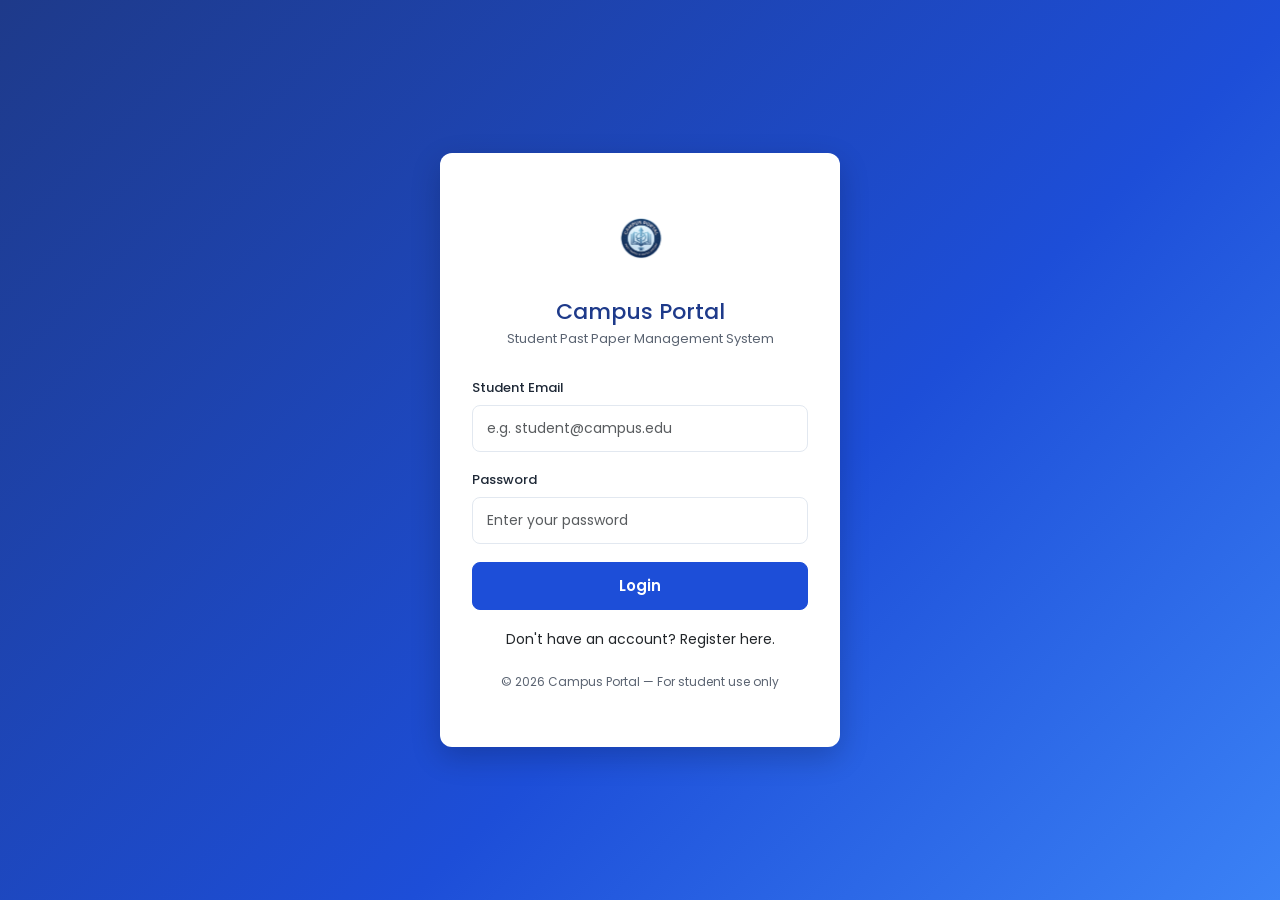
<file: index.html>
<!DOCTYPE html>
<html lang="en">
<head>
  <meta charset="UTF-8" />
  <meta name="viewport" content="width=device-width, initial-scale=1.0" />
  <title>Login | Student Past Paper Management System</title>

  <!-- Google Font: Poppins (required font for the whole project) -->
  <link rel="preconnect" href="https://fonts.googleapis.com" />
  <link href="https://fonts.googleapis.com/css2?family=Poppins:wght@400;500;600;700&display=swap" rel="stylesheet" />

  <!-- Bootstrap 5 CSS (loaded first so our own style.css can override it) -->
  <link rel="stylesheet" href="https://cdn.jsdelivr.net/npm/bootstrap@5.3.3/dist/css/bootstrap.min.css" />

  <!-- Shared stylesheet used by every page -->
  <link rel="stylesheet" href="css/style.css" />
</head>
<body>

  <!-- ======================================================
       LOGIN PAGE
       Bootstrap: .card component + a Bootstrap .modal for
       "Forgot password?"
  ======================================================= -->
  <div class="login-page">

    <div class="card login-card border-0">

      <!-- University logo placeholder (a simple circle with initials) -->
      <img src="images/logo.png" alt="Logo" class="main-logo" />

      <h1>Campus Portal</h1>
      <p class="subtitle">Student Past Paper Management System</p>

      <!--
        The form uses action="dashboard.html" so that clicking "Login"
        simply takes the user to the dashboard page.
        No real authentication happens here since this is a static
        front-end only project with no database.
      -->
      <form action="dashboard.html" method="get">

        <!-- Student email field -->
        <div class="form-group">
          <label for="email" class="form-label">Student Email</label>
          <input
            type="email"
            id="email"
            name="email"
            class="form-control"
            placeholder="e.g. student@campus.edu"
            required
          />
        </div>

        <!-- Password field -->
        <div class="form-group">
          <label for="password" class="form-label">Password</label>
          <input
            type="password"
            id="password"
            name="password"
            class="form-control"
            placeholder="Enter your password"
            required
          />
        </div>

        <!-- Submitting the form redirects to the dashboard page -->
        <button type="submit" class="btn btn-primary">Login</button>
      </form>

      <!-- Bootstrap modal trigger -->
      <p class="mt-3 mb-0"><a href="auth/register.php" class="small">Don't have an account? Register here.</a></p>

      <p class="login-footer">© 2026 Campus Portal — For student use only</p>
    </div>

  </div>

  <!-- ======================================================
       BOOTSTRAP MODAL: Forgot Password
  ======================================================= -->
  <div class="modal fade" id="forgotPasswordModal" tabindex="-1" aria-labelledby="forgotPasswordLabel" aria-hidden="true">
    <div class="modal-dialog modal-dialog-centered">
      <div class="modal-content">
        <div class="modal-header">
          <h5 class="modal-title" id="forgotPasswordLabel">Reset Password</h5>
          <button type="button" class="btn-close" data-bs-dismiss="modal" aria-label="Close"></button>
        </div>
        <div class="modal-body">
          <p class="text-muted small">Enter your student email and we'll send you a reset link. (Demo only — no email is actually sent.)</p>
          <input type="email" class="form-control" placeholder="e.g. student@campus.edu" />
        </div>
        <div class="modal-footer">
          <button type="button" class="btn btn-secondary" data-bs-dismiss="modal">Cancel</button>
          <button type="button" class="btn btn-primary" data-bs-dismiss="modal">Send Reset Link</button>
        </div>
      </div>
    </div>
  </div>

  <!-- Bootstrap JS bundle (includes Popper, needed for modal/dropdown/carousel) -->
  <script src="https://cdn.jsdelivr.net/npm/bootstrap@5.3.3/dist/js/bootstrap.bundle.min.js"></script>
  <script src="js/script.js"></script>
</body>
</html>
</file>
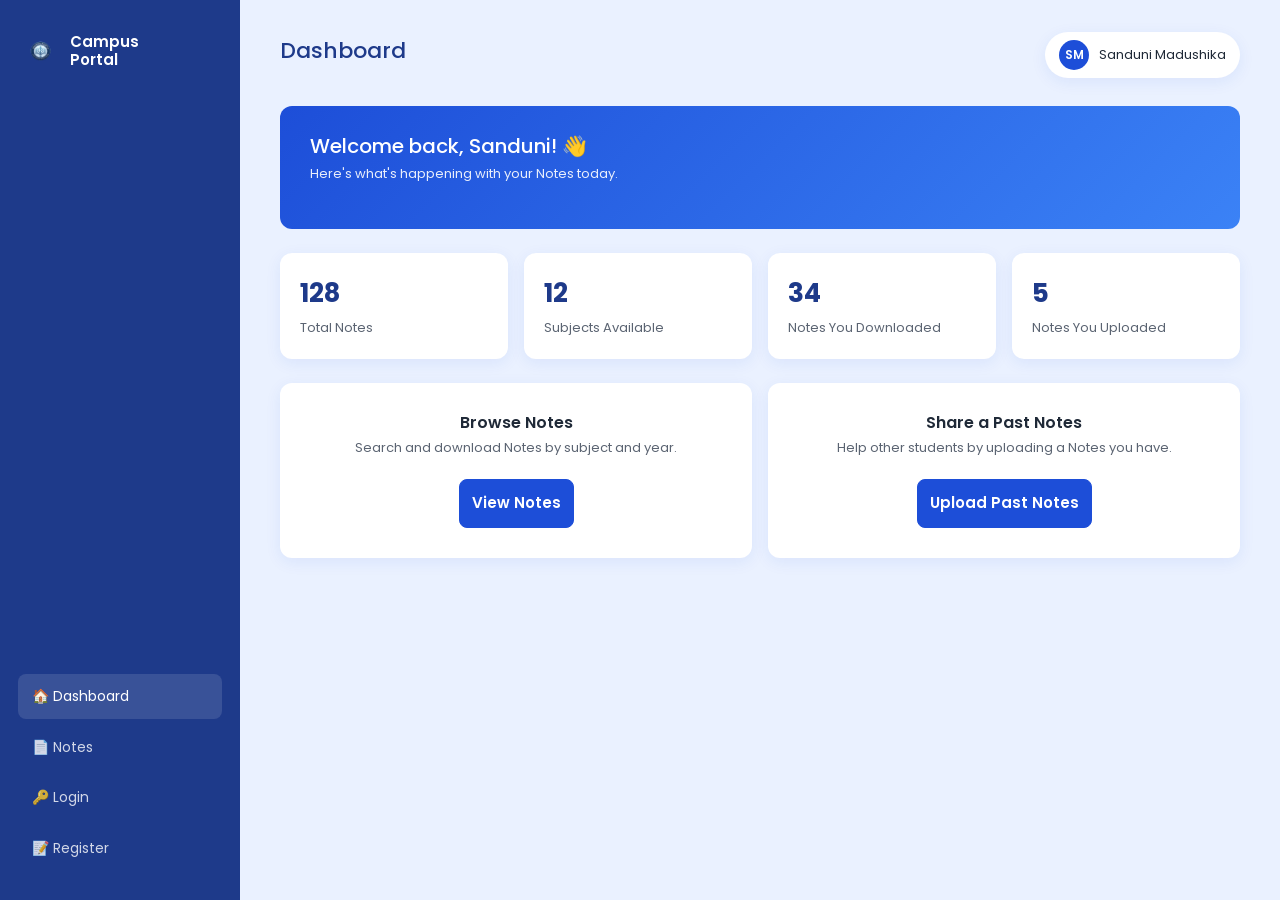
<file: dashboard.html>
<!DOCTYPE html>
<html lang="en">
<head>
  <meta charset="UTF-8" />
  <meta name="viewport" content="width=device-width, initial-scale=1.0" />
  <title>Dashboard | Student Notes Management System</title>

  <link rel="preconnect" href="https://fonts.googleapis.com" />
  <link href="https://fonts.googleapis.com/css2?family=Poppins:wght@400;500;600;700&display=swap" rel="stylesheet" />

  <!-- Bootstrap 5 CSS (loaded first so our own style.css can override it) -->
  <link rel="stylesheet" href="https://cdn.jsdelivr.net/npm/bootstrap@5.3.3/dist/css/bootstrap.min.css" />

  <link rel="stylesheet" href="css/style.css" />
</head>
<body>

  <div class="app-layout">

    
    <nav class="navbar navbar-dark sidebar flex-column">
      <a class="navbar-brand d-flex align-items-center gap-2" href="dashboard.html">
        <img src="images/logo.png" alt="Logo" class="nav-logo" />
        <span>Campus<br />Portal</span>
      </a>

      <ul class="navbar-nav flex-column w-100">
        <li class="nav-item"><a class="nav-link active" aria-current="page" href="dashboard.html">🏠 Dashboard</a></li>
        <li class="nav-item"><a class="nav-link" href="pastpapers.html">📄 Notes</a></li>
        <li class="nav-item upload-nav-item" style="display: none;"><a class="nav-link" href="upload.html">⬆️ Upload Notes</a></li>
        <li class="nav-item"><a class="nav-link" href="auth/login.php">🔑 Login</a></li>
        <li class="nav-item"><a class="nav-link" href="auth/register.php">📝 Register</a></li>
      </ul>

      <div class="sidebar-logout" style="display: none;">
        <a class="nav-link" href="#" data-bs-toggle="modal" data-bs-target="#logoutModal">🚪 Logout</a>
      </div>
    </nav>

    <main class="main-content">

            <div class="topbar">
        <h1>Dashboard</h1>
        <div class="user-chip" id="userChip">
          <span class="avatar">SM</span>
          <span>Sanduni Madushika</span>
        </div>
      </div>

      <section class="welcome-banner">
        <h2>Welcome back, Sanduni! &#128075;</h2>
        <p>Here's what's happening with your Notes today.</p>
      </section>

      
      
      <section class="row g-3 mb-4">
        <div class="col-6 col-md-3">
          <div class="card stat-card h-100 border-0">
            <div class="stat-number">128</div>
            <div class="stat-label">Total Notes</div>
          </div>
        </div>
        <div class="col-6 col-md-3">
          <div class="card stat-card h-100 border-0">
            <div class="stat-number">12</div>
            <div class="stat-label">Subjects Available</div>
          </div>
        </div>
        <div class="col-6 col-md-3">
          <div class="card stat-card h-100 border-0">
            <div class="stat-number">34</div>
            <div class="stat-label">Notes You Downloaded</div>
          </div>
        </div>
        <div class="col-6 col-md-3">
          <div class="card stat-card h-100 border-0">
            <div class="stat-number">5</div>
            <div class="stat-label">Notes You Uploaded</div>
          </div>
        </div>
      </section>

      
      <section class="row g-3 mb-4">
        <div class="col-6">
          <div class="card action-card h-100 border-0">
            <h3>Browse Notes</h3>
            <p>Search and download Notes by subject and year.</p>
            <a href="pastpapers.html">
              <button class="btn btn-primary">View Notes</button>
            </a>
          </div>
        </div>

        <div class="col-6">
          <div class="card action-card h-100 border-0">
            <h3>Share a Past Notes</h3>
            <p>Help other students by uploading a Notes you have.</p>
            <a href="upload.html">
              <button class="btn btn-primary">Upload Past Notes</button>
            </a>
          </div>
        </div>
      </section>

    </main>
  </div>


  <div class="modal fade" id="logoutModal" tabindex="-1" aria-labelledby="logoutModalLabel" aria-hidden="true">
    <div class="modal-dialog modal-dialog-centered">
      <div class="modal-content">
        <div class="modal-header">
          <h5 class="modal-title" id="logoutModalLabel">Confirm Logout</h5>
          <button type="button" class="btn-close" data-bs-dismiss="modal" aria-label="Close"></button>
        </div>
        <div class="modal-body">
          Are you sure you want to log out of Campus Portal?
        </div>
        <div class="modal-footer">
          <button type="button" class="btn btn-secondary" data-bs-dismiss="modal">Cancel</button>
          <a href="auth/login.php" class="btn btn-danger">🚪 Logout</a>
        </div>
      </div>
    </div>
  </div>

  
  <script src="https://cdn.jsdelivr.net/npm/bootstrap@5.3.3/dist/js/bootstrap.bundle.min.js"></script>
  <script src="js/script.js"></script>
</body>
</html>
</file>
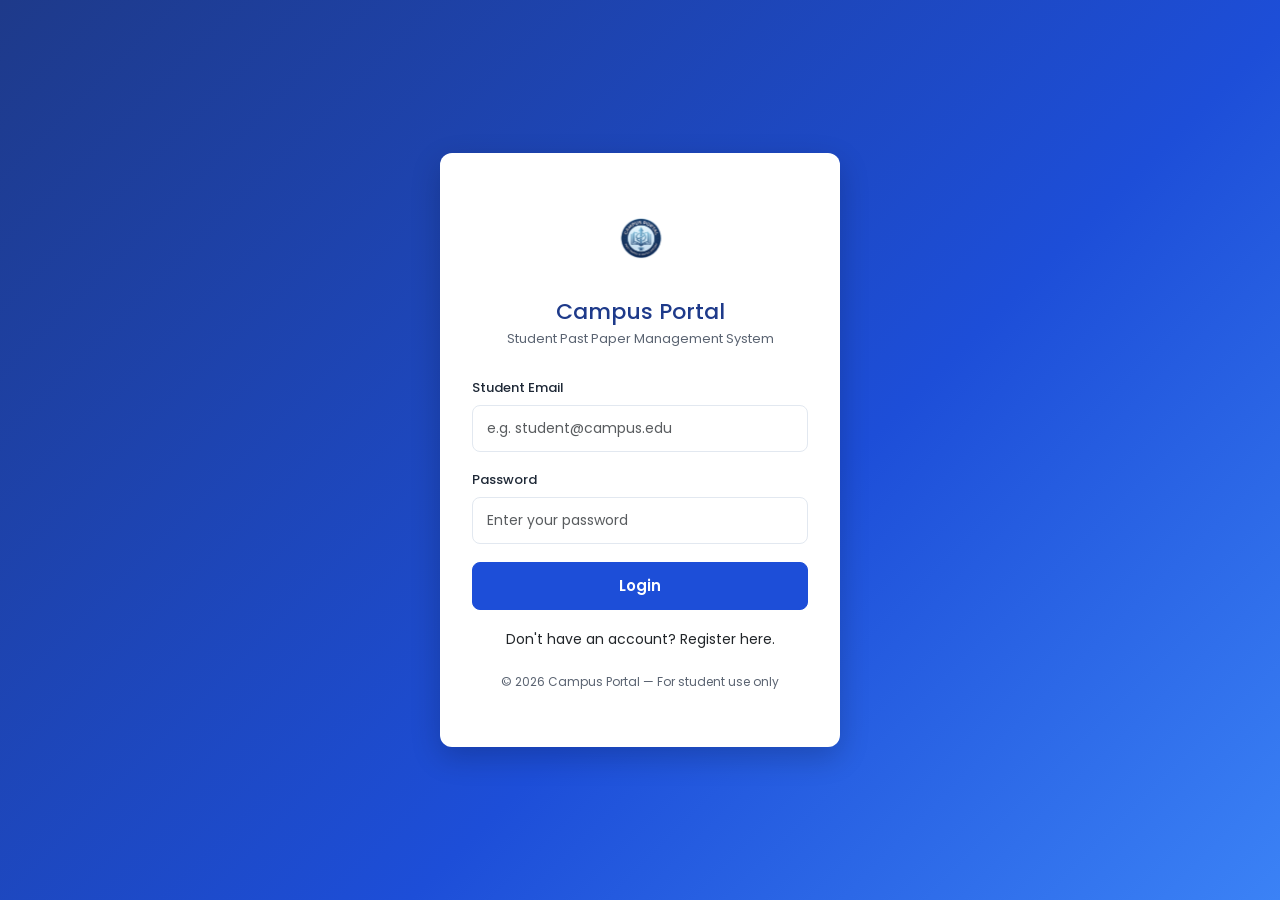
<file: LOGING.html>
<!DOCTYPE html>
<html lang="en">
<head>
  <meta charset="UTF-8" />
  <meta name="viewport" content="width=device-width, initial-scale=1.0" />
  <title>Login | Student Past Paper Management System</title>

  <!-- Google Font: Poppins (required font for the whole project) -->
  <link rel="preconnect" href="https://fonts.googleapis.com" />
  <link href="https://fonts.googleapis.com/css2?family=Poppins:wght@400;500;600;700&display=swap" rel="stylesheet" />

  <!-- Bootstrap 5 CSS (loaded first so our own style.css can override it) -->
  <link rel="stylesheet" href="https://cdn.jsdelivr.net/npm/bootstrap@5.3.3/dist/css/bootstrap.min.css" />

  <!-- Shared stylesheet used by every page -->
  <link rel="stylesheet" href="css/style.css" />
</head>
<body>

  <!-- ======================================================
       LOGIN PAGE
       Bootstrap: .card component + a Bootstrap .modal for
       "Forgot password?"
  ======================================================= -->
  <div class="login-page">

    <div class="card login-card border-0">

      <!-- University logo placeholder (a simple circle with initials) -->
      <img src="images/logo.png" alt="Logo" class="main-logo" />

      <h1>Campus Portal</h1>
      <p class="subtitle">Student Past Paper Management System</p>

      <!--
        The form uses action="dashboard.html" so that clicking "Login"
        simply takes the user to the dashboard page.
        No real authentication happens here since this is a static
        front-end only project with no database.
      -->
      <form action="dashboard.html" method="get">

        <!-- Student email field -->
        <div class="form-group">
          <label for="email" class="form-label">Student Email</label>
          <input
            type="email"
            id="email"
            name="email"
            class="form-control"
            placeholder="e.g. student@campus.edu"
            required
          />
        </div>

        <!-- Password field -->
        <div class="form-group">
          <label for="password" class="form-label">Password</label>
          <input
            type="password"
            id="password"
            name="password"
            class="form-control"
            placeholder="Enter your password"
            required
          />
        </div>

        <!-- Submitting the form redirects to the dashboard page -->
        <button type="submit" class="btn btn-primary">Login</button>
      </form>

      <!-- Bootstrap modal trigger -->
  <!-- Bootstrap modal trigger -->
   <p class="mt-3 mb-0">
  <a href="register.html" class="small">Don't have an account? Register here.</a>
  </p>

      <p class="login-footer">© 2026 Campus Portal — For student use only</p>
    </div>

  </div>

  <!-- ======================================================
       BOOTSTRAP MODAL: Forgot Password
  ======================================================= -->
  <div class="modal fade" id="forgotPasswordModal" tabindex="-1" aria-labelledby="forgotPasswordLabel" aria-hidden="true">
    <div class="modal-dialog modal-dialog-centered">
      <div class="modal-content">
        <div class="modal-header">
          <h5 class="modal-title" id="forgotPasswordLabel">Reset Password</h5>
          <button type="button" class="btn-close" data-bs-dismiss="modal" aria-label="Close"></button>
        </div>
        <div class="modal-body">
          <p class="text-muted small">Enter your student email and we'll send you a reset link. (Demo only — no email is actually sent.)</p>
          <input type="email" class="form-control" placeholder="e.g. student@campus.edu" />
        </div>
        <div class="modal-footer">
          <button type="button" class="btn btn-secondary" data-bs-dismiss="modal">Cancel</button>
          <button type="button" class="btn btn-primary" data-bs-dismiss="modal">Send Reset Link</button>
        </div>
      </div>
    </div>
  </div>

  <!-- Bootstrap JS bundle (includes Popper, needed for modal/dropdown/carousel) -->
  <script src="https://cdn.jsdelivr.net/npm/bootstrap@5.3.3/dist/js/bootstrap.bundle.min.js"></script>
  <script src="js/script.js"></script>
</body>
</html>
</file>
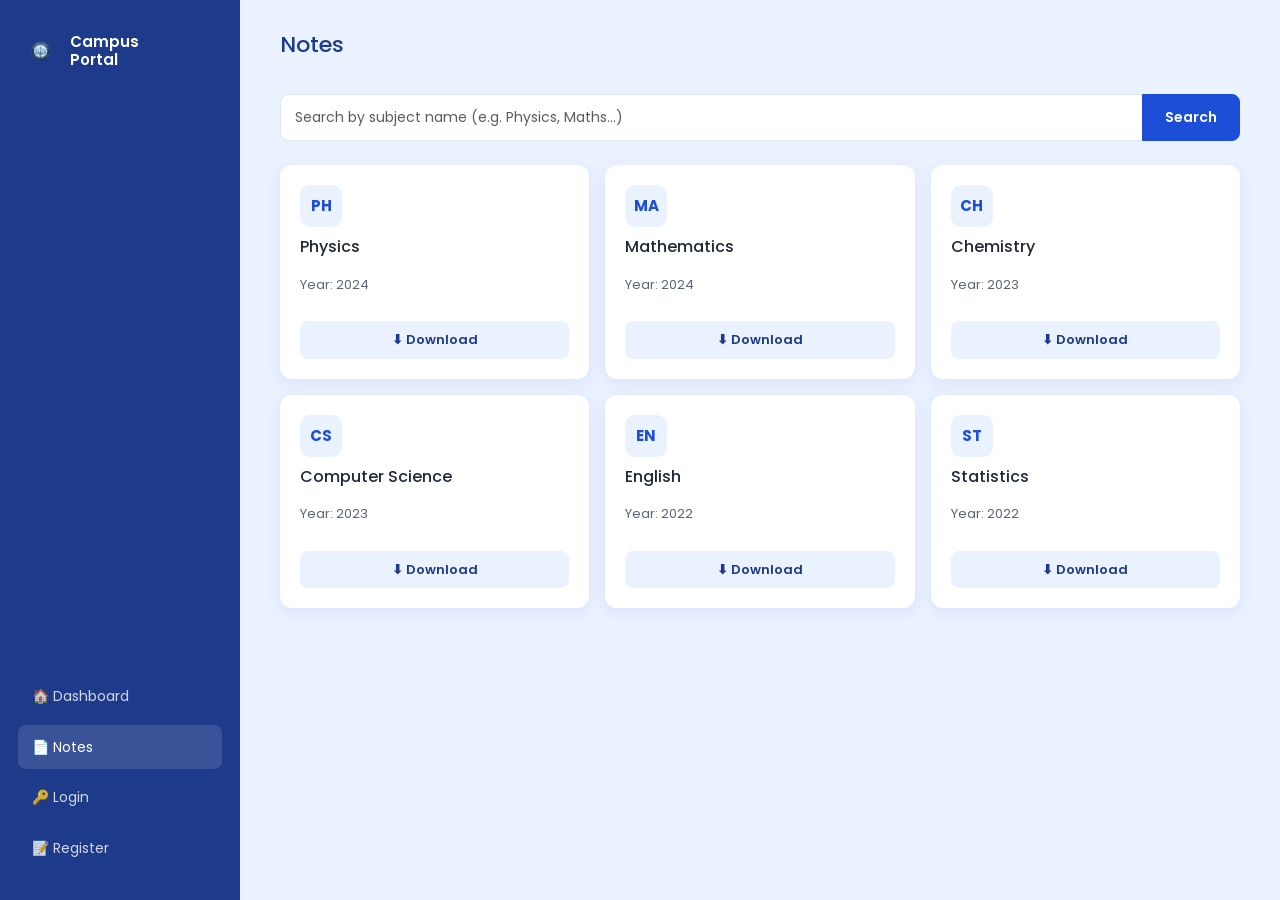
<file: pastpapers.html>
<!DOCTYPE html>
<html lang="en">
<head>
  <meta charset="UTF-8" />
  <meta name="viewport" content="width=device-width, initial-scale=1.0" />
  <title>Notes | Student Notes Management System</title>

  <link rel="preconnect" href="https://fonts.googleapis.com" />
  <link href="https://fonts.googleapis.com/css2?family=Poppins:wght@400;500;600;700&display=swap" rel="stylesheet" />

  <!-- Bootstrap 5 CSS (loaded first so our own style.css can override it) -->
  <link rel="stylesheet" href="https://cdn.jsdelivr.net/npm/bootstrap@5.3.3/dist/css/bootstrap.min.css" />

  <link rel="stylesheet" href="css/style.css" />
</head>
<body>

  <div class="app-layout">

    <!-- ---------------- SIDEBAR (Bootstrap navbar, vertical) ---------------- -->
    <nav class="navbar navbar-dark sidebar flex-column">
      <a class="navbar-brand d-flex align-items-center gap-2" href="dashboard.html">
        <img src="images/logo.png" alt="Logo" class="nav-logo" />
        <span>Campus<br />Portal</span>
      </a>

      <ul class="navbar-nav flex-column w-100">
        <li class="nav-item"><a class="nav-link" href="dashboard.html">🏠 Dashboard</a></li>
        <li class="nav-item"><a class="nav-link active" aria-current="page" href="pastpapers.html">📄 Notes</a></li>
        <li class="nav-item upload-nav-item" style="display: none;"><a class="nav-link" href="upload.html">⬆️ Upload Notes</a></li>
        <li class="nav-item"><a class="nav-link" href="auth/login.php">🔑 Login</a></li>
        <li class="nav-item"><a class="nav-link" href="auth/register.php">📝 Register</a></li>
      </ul>

      <div class="sidebar-logout" style="display: none;">
        <a class="nav-link" href="#" data-bs-toggle="modal" data-bs-target="#logoutModal">🚪 Logout</a>
      </div>
    </nav>

    <!-- ---------------- MAIN CONTENT ---------------- -->
    <main class="main-content">

      <div class="topbar">
        <h1>Notes</h1>
      </div>

      <!--
        SEARCH BAR (Bootstrap input-group)
        The input has id="searchInput" and the button has id="searchBtn"
        so script.js can filter the .paper-card elements below by subject name.
      -->
      <div class="input-group search-bar">
        <input
          type="text"
          id="searchInput"
          class="form-control"
          placeholder="Search by subject name (e.g. Physics, Maths...)"
        />
        <button id="searchBtn" class="btn btn-primary" type="button">Search</button>
      </div>

      <!--
        GRID OF SUBJECT CARDS (Bootstrap .card + row/col grid, 2 columns
        to match the mockup). Each card is one note entry. data-subject
        holds the lowercase subject name used for searching. Clicking
        Download opens a Bootstrap modal to confirm before downloading.
      -->
      <section class="row g-3" id="papersGrid">

        <div class="col-6 col-lg-4">
          <div class="card paper-card h-100 border-0" data-subject="physics">
            <div class="subject-icon">PH</div>
            <h3>Physics</h3>
            <p class="paper-year">Year: 2024</p>
            <button class="btn download-btn">⬇ Download</button>
          </div>
        </div>

        <div class="col-6 col-lg-4">
          <div class="card paper-card h-100 border-0" data-subject="mathematics">
            <div class="subject-icon">MA</div>
            <h3>Mathematics</h3>
            <p class="paper-year">Year: 2024</p>
            <button class="btn download-btn">⬇ Download</button>
          </div>
        </div>

        <div class="col-6 col-lg-4">
          <div class="card paper-card h-100 border-0" data-subject="chemistry">
            <div class="subject-icon">CH</div>
            <h3>Chemistry</h3>
            <p class="paper-year">Year: 2023</p>
            <button class="btn download-btn">⬇ Download</button>
          </div>
        </div>

        <div class="col-6 col-lg-4">
          <div class="card paper-card h-100 border-0" data-subject="computer science">
            <div class="subject-icon">CS</div>
            <h3>Computer Science</h3>
            <p class="paper-year">Year: 2023</p>
            <button class="btn download-btn">⬇ Download</button>
          </div>
        </div>

        <div class="col-6 col-lg-4">
          <div class="card paper-card h-100 border-0" data-subject="english">
            <div class="subject-icon">EN</div>
            <h3>English</h3>
            <p class="paper-year">Year: 2022</p>
            <button class="btn download-btn">⬇ Download</button>
          </div>
        </div>

        <div class="col-6 col-lg-4">
          <div class="card paper-card h-100 border-0" data-subject="statistics">
            <div class="subject-icon">ST</div>
            <h3>Statistics</h3>
            <p class="paper-year">Year: 2022</p>
            <button class="btn download-btn">⬇ Download</button>
          </div>
        </div>

      </section>

      <!-- Shown by script.js only when a search finds zero matches -->
      <p class="no-results" id="noResults">No Notes matched your search.</p>

    </main>
  </div>

  <!-- ======================================================
       BOOTSTRAP MODAL: Download confirmation
       script.js fills in the subject name before showing this.
  ======================================================= -->
  <div class="modal fade" id="downloadModal" tabindex="-1" aria-labelledby="downloadModalLabel" aria-hidden="true">
    <div class="modal-dialog modal-dialog-centered">
      <div class="modal-content">
        <div class="modal-header">
          <h5 class="modal-title" id="downloadModalLabel">Confirm Download</h5>
          <button type="button" class="btn-close" data-bs-dismiss="modal" aria-label="Close"></button>
        </div>
        <div class="modal-body">
          Download <strong id="downloadSubjectName">this note</strong>?
        </div>
        <div class="modal-footer">
          <button type="button" class="btn btn-secondary" data-bs-dismiss="modal">Cancel</button>
          <button type="button" class="btn btn-primary" data-bs-dismiss="modal">⬇ Download</button>
        </div>
      </div>
    </div>
  </div>

  <!-- ======================================================
       BOOTSTRAP MODAL: Logout confirmation
  ======================================================= -->
  <div class="modal fade" id="logoutModal" tabindex="-1" aria-labelledby="logoutModalLabel" aria-hidden="true">
    <div class="modal-dialog modal-dialog-centered">
      <div class="modal-content">
        <div class="modal-header">
          <h5 class="modal-title" id="logoutModalLabel">Confirm Logout</h5>
          <button type="button" class="btn-close" data-bs-dismiss="modal" aria-label="Close"></button>
        </div>
        <div class="modal-body">
          Are you sure you want to log out of Campus Portal?
        </div>
        <div class="modal-footer">
          <button type="button" class="btn btn-secondary" data-bs-dismiss="modal">Cancel</button>
          <a href="auth/login.php" class="btn btn-danger">🚪 Logout</a>
        </div>
      </div>
    </div>
  </div>

  <!-- Bootstrap JS bundle (includes Popper, needed for modal) -->
  <script src="https://cdn.jsdelivr.net/npm/bootstrap@5.3.3/dist/js/bootstrap.bundle.min.js"></script>
  <script src="js/script.js"></script>
</body>
</html>
</file>
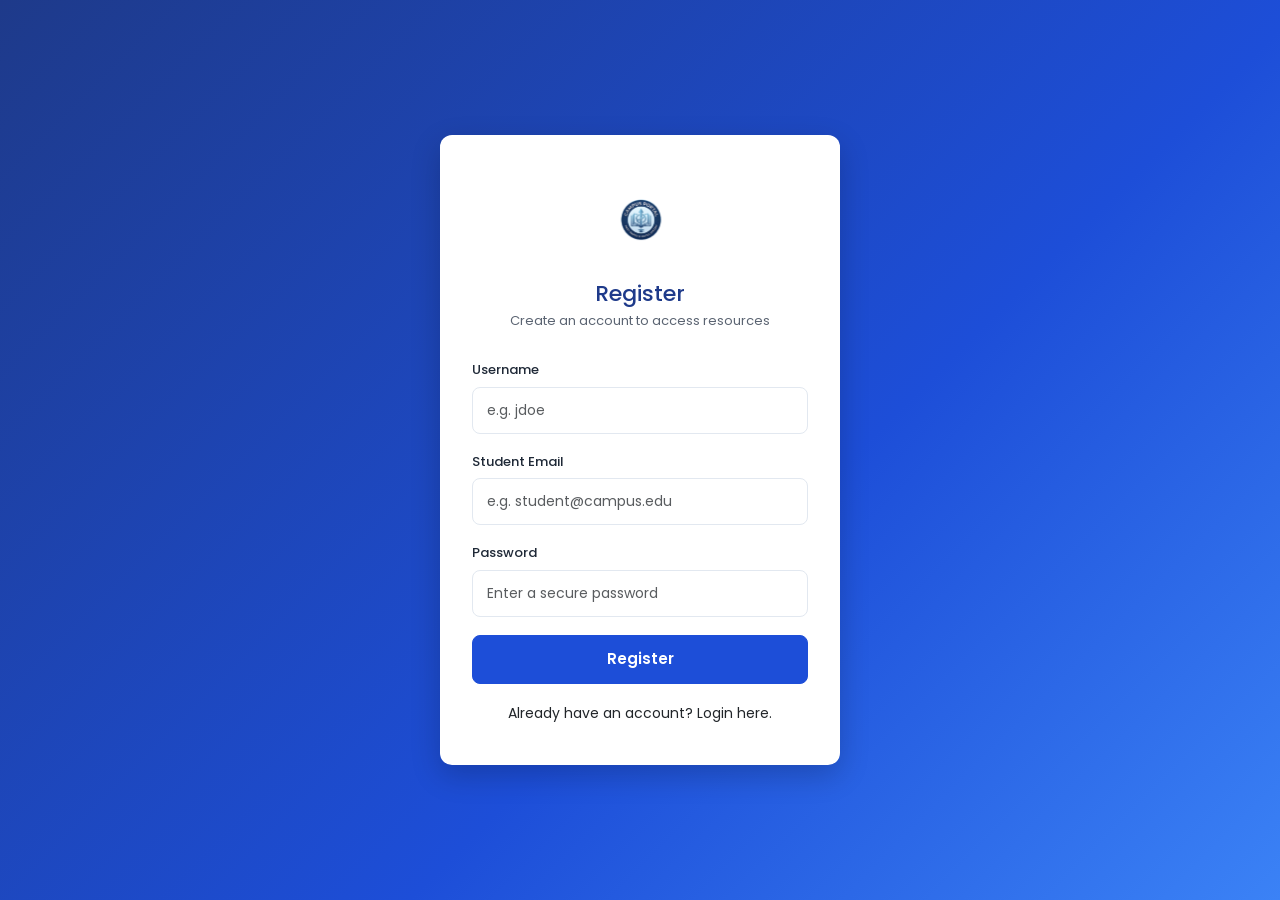
<file: register.html>
<!DOCTYPE html>
<html lang="en">
<head>
  <meta charset="UTF-8" />
  <meta name="viewport" content="width=device-width, initial-scale=1.0" />
  <title>Register | Student Past Paper Management System</title>
  <link rel="preconnect" href="https://fonts.googleapis.com" />
  <link href="https://fonts.googleapis.com/css2?family=Poppins:wght@400;500;600;700&display=swap" rel="stylesheet" />
  <link rel="stylesheet" href="https://cdn.jsdelivr.net/npm/bootstrap@5.3.3/dist/css/bootstrap.min.css" />
  <link rel="stylesheet" href="css/style.css" />
</head>
<body>
  <div class="login-page">
    <div class="card login-card border-0">
      <img src="images/logo.png" alt="Logo" class="main-logo" />
      <h1>Register</h1>
      <p class="subtitle">Create an account to access resources</p>

      <!-- Submitting this form will post to the PHP registration script -->
      <form action="dashboard.html" method="get" id="registerForm">
        <div class="form-group">
          <label for="username" class="form-label">Username</label>
          <input type="text" id="username" name="username" class="form-control" placeholder="e.g. jdoe" required />
        </div>
        <div class="form-group">
          <label for="email" class="form-label">Student Email</label>
          <input type="email" id="email" name="email" class="form-control" placeholder="e.g. student@campus.edu" required />
        </div>
        <div class="form-group">
          <label for="password" class="form-label">Password</label>
          <input type="password" id="password" name="password" class="form-control" placeholder="Enter a secure password" required minlength="6" />
        </div>
        <button type="submit" class="btn btn-primary">Register</button>
      </form>

      <p class="mt-3 mb-0">
        <a href="auth/login.php" class="small">Already have an account? Login here.</a>
      </p>
    </div>
  </div>
  <script src="https://cdn.jsdelivr.net/npm/bootstrap@5.3.3/dist/js/bootstrap.bundle.min.js"></script>
  <script src="js/script.js"></script>
</body>
</html>
</file>
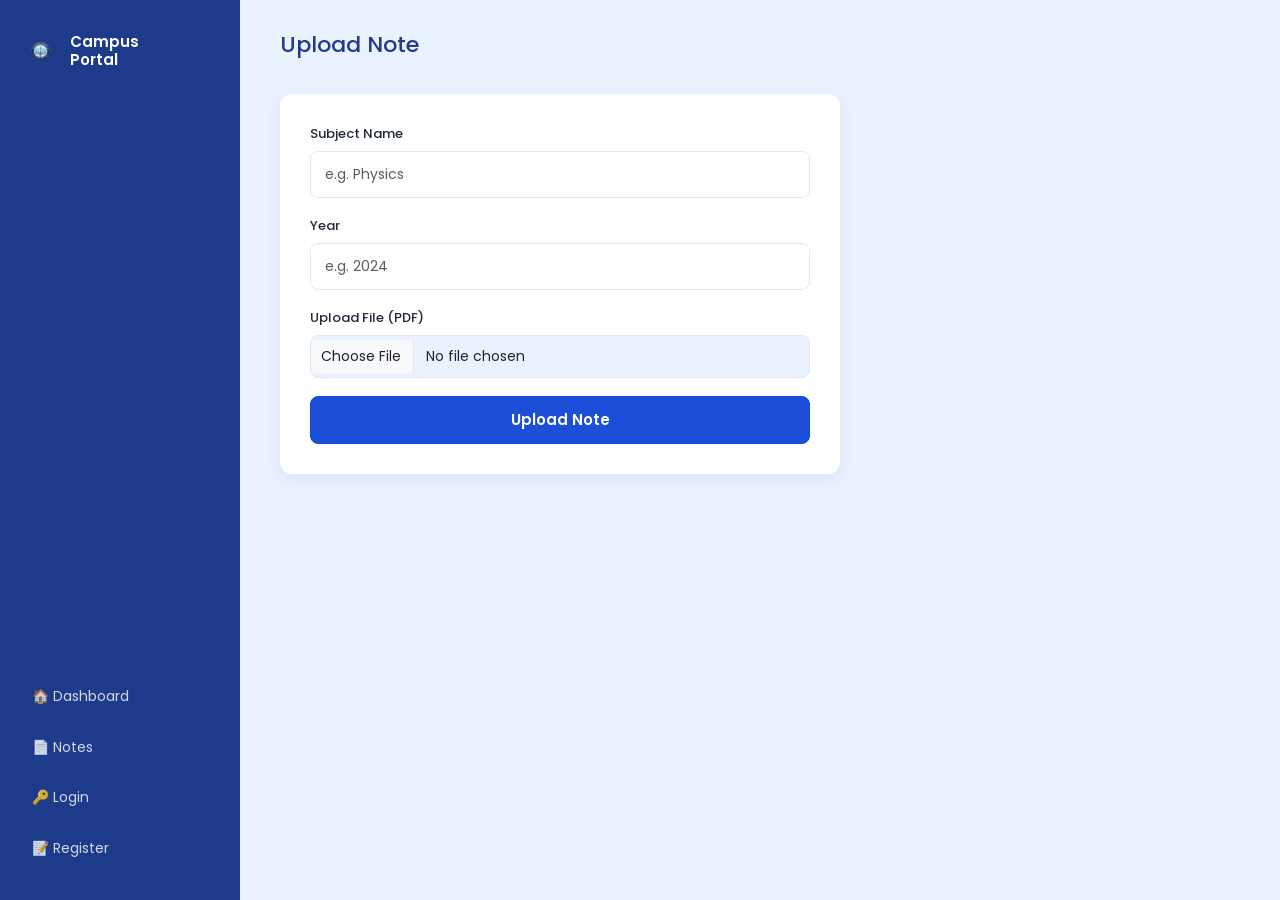
<file: upload.html>
<!DOCTYPE html>
<html lang="en">
<head>
  <meta charset="UTF-8" />
  <meta name="viewport" content="width=device-width, initial-scale=1.0" />
  <title>Upload Note | Student Notes Management System</title>

  <link rel="preconnect" href="https://fonts.googleapis.com" />
  <link href="https://fonts.googleapis.com/css2?family=Poppins:wght@400;500;600;700&display=swap" rel="stylesheet" />

  <!-- Bootstrap 5 CSS (loaded first so our own style.css can override it) -->
  <link rel="stylesheet" href="https://cdn.jsdelivr.net/npm/bootstrap@5.3.3/dist/css/bootstrap.min.css" />

  <link rel="stylesheet" href="css/style.css" />
</head>
<body>

  <div class="app-layout">

    <!-- ---------------- SIDEBAR (Bootstrap navbar, vertical) ---------------- -->
    <nav class="navbar navbar-dark sidebar flex-column">
      <a class="navbar-brand d-flex align-items-center gap-2" href="dashboard.html">
        <img src="images/logo.png" alt="Logo" class="nav-logo" />
        <span>Campus<br />Portal</span>
      </a>

      <ul class="navbar-nav flex-column w-100">
        <li class="nav-item"><a class="nav-link" href="dashboard.html">🏠 Dashboard</a></li>
        <li class="nav-item"><a class="nav-link" href="pastpapers.html">📄 Notes</a></li>
        <li class="nav-item upload-nav-item" style="display: none;"><a class="nav-link active" aria-current="page" href="upload.html">⬆️ Upload Notes</a></li>
        <li class="nav-item"><a class="nav-link" href="auth/login.php">🔑 Login</a></li>
        <li class="nav-item"><a class="nav-link" href="auth/register.php">📝 Register</a></li>
      </ul>

      <div class="sidebar-logout" style="display: none;">
        <a class="nav-link" href="#" data-bs-toggle="modal" data-bs-target="#logoutModal">🚪 Logout</a>
      </div>
    </nav>

    <!-- ---------------- MAIN CONTENT ---------------- -->
    <main class="main-content">

      <div class="topbar">
        <h1>Upload Note</h1>
      </div>

      <div class="card upload-card border-0">

        <!--
          UPLOAD FORM
          id="uploadForm" lets script.js listen for the "submit" event,
          stop the page from reloading, validate the fields, and show a
          Bootstrap success modal instead of actually saving a file
          anywhere — this is a front-end demo only.
        -->
        <form id="uploadForm" novalidate>

          <!-- Subject name field -->
          <div class="form-group">
            <label for="subjectName" class="form-label">Subject Name</label>
            <input
              type="text"
              id="subjectName"
              name="subjectName"
              class="form-control"
              placeholder="e.g. Physics"
              required
            />
          </div>

          <!-- Year field -->
          <div class="form-group">
            <label for="NoteYear" class="form-label">Year</label>
            <input
              type="number"
              id="NoteYear"
              name="NoteYear"
              class="form-control"
              placeholder="e.g. 2024"
              min="2000"
              max="2100"
              required
            />
          </div>

          <!-- File upload field -->
          <div class="form-group">
            <label for="NoteFile" class="form-label">Upload File (PDF)</label>
            <input
              type="file"
              id="NoteFile"
              name="NoteFile"
              class="form-control"
              accept=".pdf"
              required
            />
          </div>

          <button type="submit" class="btn btn-primary">Upload Note</button>
        </form>

      </div>

    </main>
  </div>

  <!-- ======================================================
       BOOTSTRAP MODAL: Upload success
       Shown by script.js after the form passes validation
       (replaces the old inline success message box).
  ======================================================= -->
  <div class="modal fade" id="uploadSuccessModal" tabindex="-1" aria-labelledby="uploadSuccessLabel" aria-hidden="true">
    <div class="modal-dialog modal-dialog-centered">
      <div class="modal-content">
        <div class="modal-body text-center py-4">
          <div class="display-6 mb-2">✅</div>
          <h5 class="mb-1" id="uploadSuccessLabel">Upload Successful</h5>
          <p class="text-muted mb-0">Your Note was uploaded successfully!</p>
        </div>
        <div class="modal-footer justify-content-center border-0 pt-0">
          <button type="button" class="btn btn-primary" data-bs-dismiss="modal">Done</button>
        </div>
      </div>
    </div>
  </div>

  <!-- ======================================================
       BOOTSTRAP MODAL: Logout confirmation
  ======================================================= -->
  <div class="modal fade" id="logoutModal" tabindex="-1" aria-labelledby="logoutModalLabel" aria-hidden="true">
    <div class="modal-dialog modal-dialog-centered">
      <div class="modal-content">
        <div class="modal-header">
          <h5 class="modal-title" id="logoutModalLabel">Confirm Logout</h5>
          <button type="button" class="btn-close" data-bs-dismiss="modal" aria-label="Close"></button>
        </div>
        <div class="modal-body">
          Are you sure you want to log out of Campus Portal?
        </div>
        <div class="modal-footer">
          <button type="button" class="btn btn-secondary" data-bs-dismiss="modal">Cancel</button>
          <a href="auth/login.php" class="btn btn-danger">🚪 Logout</a>
        </div>
      </div>
    </div>
  </div>

  <!-- Bootstrap JS bundle (includes Popper, needed for modal) -->
  <script src="https://cdn.jsdelivr.net/npm/bootstrap@5.3.3/dist/js/bootstrap.bundle.min.js"></script>
  <script src="js/script.js"></script>
</body>
</html>
</file>
<file: css/style.css>
* { margin: 0; padding: 0; box-sizing: border-box; }
:root {
  --primary-blue: #1d4ed8; --primary-blue-dark: #1e3a8a;
  --light-blue: #eaf1ff; --accent-blue: #3b82f6;
  --white: #ffffff; --gray-text: #5b6472;
  --dark-text: #1f2937; --border-color: #e2e8f0;
  --success-green: #16a34a; --success-bg: #e9f9ef;
  --shadow: 0 4px 16px rgba(29, 78, 216, 0.08);
  --radius: 12px;
}
body { font-family: 'Poppins', sans-serif; background-color: var(--light-blue); color: var(--dark-text); line-height: 1.6; }
a { text-decoration: none; color: inherit; }
img { max-width: 100%; display: block; }

.login-page { min-height: 100vh; display: flex; align-items: center; justify-content: center; background: linear-gradient(135deg, var(--primary-blue-dark), var(--primary-blue) 60%, var(--accent-blue)); padding: 20px; }
.login-card { background: var(--white); width: 100%; max-width: 400px; padding: 40px 32px; border-radius: var(--radius); box-shadow: 0 10px 30px rgba(0, 0, 0, 0.2); text-align: center; }
.logo-placeholder { width: 72px; height: 72px; border-radius: 50%; background: var(--light-blue); border: 2px solid var(--primary-blue); color: var(--primary-blue); font-weight: 600; font-size: 14px; display: flex; align-items: center; justify-content: center; margin: 0 auto 16px auto; }
.login-card h1 { font-size: 22px; color: var(--primary-blue-dark); margin-bottom: 4px; }
.login-card p.subtitle { font-size: 13px; color: var(--gray-text); margin-bottom: 28px; }
.login-card .login-footer { margin-top: 20px; font-size: 12px; color: var(--gray-text); }
.form-group { text-align: left; margin-bottom: 18px; }
.form-group label { display: block; font-size: 13px; font-weight: 500; margin-bottom: 6px; color: var(--dark-text); }
.form-group input, .form-control, .form-group textarea { width: 100%; padding: 12px 14px; border: 1px solid var(--border-color); border-radius: 8px; font-family: 'Poppins', sans-serif; font-size: 14px; outline: none; transition: border-color 0.2s ease, box-shadow 0.2s ease; }
.form-group input:focus, .form-control:focus, .form-group textarea:focus { border-color: var(--primary-blue); box-shadow: 0 0 0 3px rgba(29, 78, 216, 0.15); }
.btn-primary { padding: 12px; background: var(--primary-blue); border-color: var(--primary-blue); color: var(--white); border-radius: 8px; font-family: 'Poppins', sans-serif; font-size: 15px; font-weight: 600; cursor: pointer; transition: background 0.2s ease, transform 0.1s ease; }
.btn-primary:hover { background: var(--primary-blue-dark); border-color: var(--primary-blue-dark); }
.btn-primary:active { transform: scale(0.98); }
form > .btn-primary { width: 100%; }

.app-layout { display: flex; min-height: 100vh; }
.sidebar { width: 240px; background: var(--primary-blue-dark); padding: 24px 18px; flex-shrink: 0; align-items: stretch; }
.sidebar .navbar-brand { display: flex; color: var(--white); margin-bottom: 36px; }
.logo-placeholder-nav { width: 40px; height: 40px; margin: 0; background: rgba(255, 255, 255, 0.1); border-color: var(--white); color: var(--white); font-size: 11px; }
.sidebar .navbar-brand span:last-child { font-size: 15px; font-weight: 600; line-height: 1.2; }
.sidebar .navbar-nav .nav-item { margin-bottom: 6px; }
.sidebar .navbar-nav .nav-link { display: flex; align-items: center; gap: 10px; padding: 11px 14px; border-radius: 8px; font-size: 14px; color: rgba(255, 255, 255, 0.8); transition: background 0.2s ease, color 0.2s ease; }
.sidebar .navbar-nav .nav-link:hover, .sidebar .navbar-nav .nav-link.active { background: rgba(255, 255, 255, 0.12); color: var(--white); }
.sidebar-logout { margin-top: auto; padding-top: 20px; border-top: 1px solid rgba(255, 255, 255, 0.15); width: 100%; }
.sidebar-logout .nav-link { display: block; padding: 11px 14px; font-size: 14px; color: rgba(255, 255, 255, 0.8); border-radius: 8px; }
.sidebar-logout .nav-link:hover { background: rgba(255, 255, 255, 0.12); color: var(--white); }

.main-content { flex-grow: 1; padding: 32px 40px; }
.topbar { display: flex; justify-content: space-between; align-items: center; margin-bottom: 28px; flex-wrap: wrap; gap: 12px; }
.topbar h1 { font-size: 22px; color: var(--primary-blue-dark); }
.topbar .user-chip { display: flex; align-items: center; gap: 10px; background: var(--white); padding: 8px 14px; border-radius: 30px; box-shadow: var(--shadow); font-size: 13px; }
.topbar .user-chip .avatar { width: 30px; height: 30px; border-radius: 50%; background: var(--primary-blue); color: var(--white); display: flex; align-items: center; justify-content: center; font-size: 12px; font-weight: 600; }

.welcome-banner { background: linear-gradient(135deg, var(--primary-blue), var(--accent-blue)); color: var(--white); padding: 28px 30px; border-radius: var(--radius); margin-bottom: 24px; }
.welcome-banner h2 { font-size: 20px; margin-bottom: 6px; }
.welcome-banner p { font-size: 13px; opacity: 0.9; }

.stat-card { background: var(--white); padding: 20px; border-radius: var(--radius); box-shadow: var(--shadow);  }
.stat-card .stat-number { font-size: 26px; font-weight: 700; color: var(--primary-blue-dark); }
.stat-card .stat-label { font-size: 13px; color: var(--gray-text); margin-top: 4px; }

.search-bar { margin-bottom: 24px; }
.search-bar .btn { padding: 12px 22px; font-size: 14px; }

.paper-card { background: var(--white); padding: 20px; border-radius: var(--radius); box-shadow: var(--shadow); display: flex; flex-direction: column; gap: 10px; transition: transform 0.2s ease; }
.paper-card:hover { transform: translateY(-4px); }
.paper-card .subject-icon { width: 42px; height: 42px; border-radius: 10px; background: var(--light-blue); color: var(--primary-blue); display: flex; align-items: center; justify-content: center; font-weight: 700; font-size: 15px; }
.paper-card h3 { font-size: 16px; color: var(--dark-text); }
.paper-card .paper-year { font-size: 13px; color: var(--gray-text); }
.paper-card .download-btn { margin-top: auto; text-align: center; padding: 9px; background: var(--light-blue); color: var(--primary-blue-dark); border-radius: 8px; font-size: 13px; font-weight: 600; border: none; cursor: pointer; font-family: 'Poppins', sans-serif; }
.paper-card .download-btn:hover { background: var(--primary-blue); color: var(--white); }
.no-results { text-align: center; padding: 40px; color: var(--gray-text); display: none; }

.upload-card { background: var(--white); max-width: 560px; padding: 30px; border-radius: var(--radius); box-shadow: var(--shadow); }
.upload-card .form-group input[type="file"] { padding: 10px; background: var(--light-blue); cursor: pointer; }

@media (max-width: 768px) {
  .app-layout { flex-direction: column; }
  .sidebar { width: 100%; flex-direction: row !important; align-items: center; padding: 14px 18px; overflow-x: auto; }
  .sidebar .navbar-brand { margin-bottom: 0; margin-right: 20px; }
  .sidebar .navbar-nav { flex-direction: row !important; gap: 6px; }
  .sidebar-logout { margin-top: 0; margin-left: auto; padding-top: 0; border-top: none; width: auto; }
  .main-content { padding: 24px 20px; }
}
@media (max-width: 480px) {
  .login-card { padding: 30px 22px; }
  .search-bar { flex-direction: column; }
}

.main-logo { width: 90px; height: 90px; object-fit: contain; margin: 0 auto 16px auto; border-radius: 50%; }
.nav-logo { width: 44px; height: 44px; object-fit: contain; margin: 0; border-radius: 50%; }

.action-card { background: var(--white); padding: 30px; border-radius: var(--radius); box-shadow: var(--shadow); text-align: center; display: flex; flex-direction: column; align-items: center; justify-content: center; }
.action-card h3 { font-size: 16px; margin-bottom: 6px; color: var(--dark-text); font-weight: 600; }
.action-card p { font-size: 13px; color: var(--gray-text); margin-bottom: 20px; }
.action-card a { display: inline-block; text-decoration: none; }
</file>
